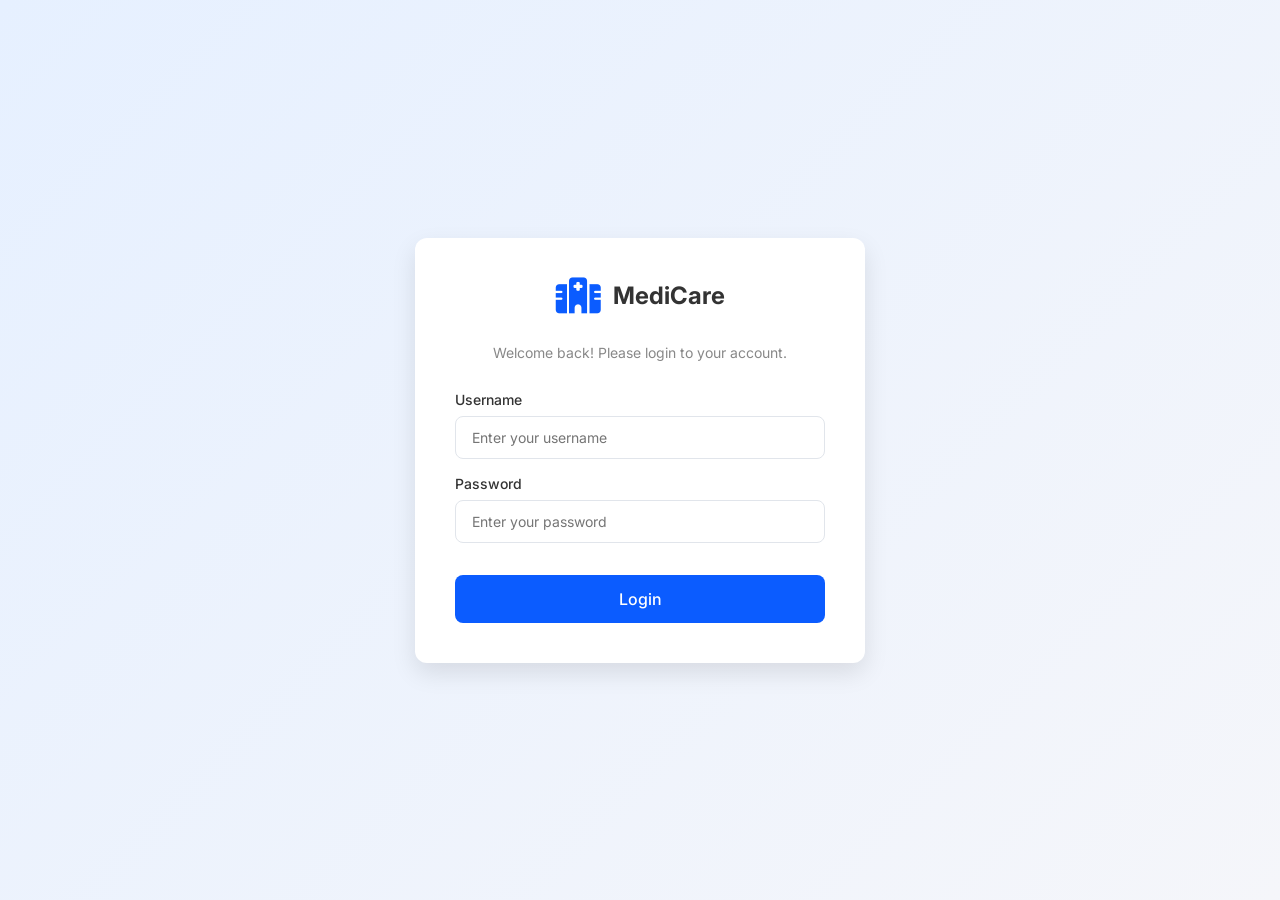
<file: frontend/login.html>
<!DOCTYPE html>
<html lang="en">
<head>
    <meta charset="UTF-8">
    <meta name="viewport" content="width=device-width, initial-scale=1.0">
    <title>Login - Hospital Management System</title>
    <link rel="stylesheet" href="https://cdnjs.cloudflare.com/ajax/libs/font-awesome/6.4.0/css/all.min.css">
    <link rel="stylesheet" href="css/style.css">
</head>
<body class="login-body">
    <div class="login-card card">
        <div class="login-logo">
            <i class="fa-solid fa-hospital"></i>
            <h1>MediCare</h1>
        </div>
        <p>Welcome back! Please login to your account.</p>
        
        <form action="index.html">
            <div class="form-group" style="text-align: left;">
                <label for="username">Username</label>
                <input type="text" id="username" class="form-control" placeholder="Enter your username" required>
            </div>
            <div class="form-group" style="text-align: left;">
                <label for="password">Password</label>
                <input type="password" id="password" class="form-control" placeholder="Enter your password" required>
            </div>
            <button type="submit" class="btn btn-primary login-btn">Login</button>
        </form>
    </div>
</body>
</html>
</file>
<file: frontend/css/style.css>
@import url('https://fonts.googleapis.com/css2?family=Inter:wght@300;400;500;600;700&display=swap');

:root {
    --primary-color: #0b5cff;
    --primary-hover: #0848c7;
    --secondary-color: #e6f0ff;
    --success-color: #00b884;
    --danger-color: #ff4d4f;
    --warning-color: #ffc107;
    --dark-bg: #1e1e2d;
    --light-bg: #f5f6fa;
    --white: #ffffff;
    --text-main: #333333;
    --text-muted: #888888;
    --border-color: #e1e5eb;
    --sidebar-bg: #ffffff;
    --sidebar-text: #6b7280;
    --sidebar-active-bg: #e6f0ff;
    --sidebar-active-text: #0b5cff;
    --shadow-sm: 0 2px 4px rgba(0, 0, 0, 0.05);
    --shadow-md: 0 4px 12px rgba(0, 0, 0, 0.08);
    --shadow-lg: 0 10px 25px rgba(0, 0, 0, 0.1);
    --radius-sm: 8px;
    --radius-md: 12px;
    --radius-lg: 20px;
    --transition: all 0.3s ease;
}

* {
    margin: 0;
    padding: 0;
    box-sizing: border-box;
    font-family: 'Inter', sans-serif;
}

body {
    background-color: var(--light-bg);
    color: var(--text-main);
    display: flex;
    min-height: 100vh;
}

/* Utilities */
.btn {
    padding: 10px 20px;
    border: none;
    border-radius: var(--radius-sm);
    cursor: pointer;
    font-weight: 500;
    transition: var(--transition);
    display: inline-flex;
    align-items: center;
    gap: 8px;
    font-size: 14px;
}
.btn-primary {
    background-color: var(--primary-color);
    color: var(--white);
}
.btn-primary:hover {
    background-color: var(--primary-hover);
    box-shadow: var(--shadow-md);
}
.btn-success {
    background-color: var(--success-color);
    color: var(--white);
}
.btn-danger {
    background-color: var(--danger-color);
    color: var(--white);
}
.btn-danger:hover {
    background-color: #d9363e;
}
.btn-outline {
    background-color: transparent;
    border: 1px solid var(--border-color);
    color: var(--text-main);
}
.btn-outline:hover {
    background-color: var(--light-bg);
}

.card {
    background-color: var(--white);
    border-radius: var(--radius-md);
    padding: 24px;
    box-shadow: var(--shadow-sm);
    transition: var(--transition);
}
.card:hover {
    box-shadow: var(--shadow-md);
}

/* Form Styles */
.form-group {
    margin-bottom: 16px;
}
.form-group label {
    display: block;
    margin-bottom: 8px;
    font-size: 14px;
    font-weight: 500;
    color: var(--text-main);
}
.form-control {
    width: 100%;
    padding: 12px 16px;
    border: 1px solid var(--border-color);
    border-radius: var(--radius-sm);
    font-size: 14px;
    color: var(--text-main);
    transition: var(--transition);
    background-color: var(--white);
}
.form-control:focus {
    outline: none;
    border-color: var(--primary-color);
    box-shadow: 0 0 0 3px var(--secondary-color);
}
select.form-control {
    appearance: none;
    background-image: url('data:image/svg+xml;charset=US-ASCII,%3Csvg%20xmlns%3D%22http%3A%2F%2Fwww.w3.org%2F2000%2Fsvg%22%20width%3D%22292.4%22%20height%3D%22292.4%22%3E%3Cpath%20fill%3D%22%23333333%22%20d%3D%22M287%2069.4a17.6%2017.6%200%200%200-13-5.4H18.4c-5%200-9.3%201.8-12.9%205.4A17.6%2017.6%200%200%200%200%2082.2c0%205%201.8%209.3%205.4%2012.9l128%20127.9c3.6%203.6%207.8%205.4%2012.8%205.4s9.2-1.8%2012.8-5.4L287%2095c3.5-3.5%205.4-7.8%205.4-12.8%200-5-1.9-9.2-5.5-12.8z%22%2F%3E%3C%2Fsvg%3E');
    background-repeat: no-repeat;
    background-position: right 12px top 50%;
    background-size: 12px auto;
}

/* Table Styles */
.table-responsive {
    overflow-x: auto;
}
table {
    width: 100%;
    border-collapse: collapse;
    margin-top: 16px;
}
th, td {
    padding: 16px;
    text-align: left;
    border-bottom: 1px solid var(--border-color);
    font-size: 14px;
}
th {
    font-weight: 600;
    color: var(--text-muted);
    text-transform: uppercase;
    font-size: 12px;
    letter-spacing: 0.5px;
}
tbody tr {
    transition: var(--transition);
}
tbody tr:hover {
    background-color: var(--light-bg);
}
.badge {
    padding: 6px 12px;
    border-radius: 20px;
    font-size: 12px;
    font-weight: 600;
}
.badge-success { background-color: rgba(0, 184, 132, 0.1); color: var(--success-color); }
.badge-warning { background-color: rgba(255, 193, 7, 0.1); color: #d39e00; }
.badge-primary { background-color: rgba(11, 92, 255, 0.1); color: var(--primary-color); }

/* Login Page Specific */
.login-body {
    align-items: center;
    justify-content: center;
    background: linear-gradient(135deg, var(--secondary-color) 0%, var(--light-bg) 100%);
}
.login-card {
    width: 100%;
    max-width: 450px;
    padding: 40px;
    text-align: center;
    box-shadow: var(--shadow-lg);
}
.login-logo {
    display: flex;
    align-items: center;
    justify-content: center;
    gap: 12px;
    margin-bottom: 30px;
}
.login-logo i {
    font-size: 36px;
    color: var(--primary-color);
}
.login-logo h1 {
    font-size: 24px;
    font-weight: 700;
    color: var(--text-main);
}
.login-card p {
    color: var(--text-muted);
    margin-bottom: 30px;
    font-size: 14px;
}
.login-btn {
    width: 100%;
    justify-content: center;
    padding: 14px;
    font-size: 16px;
    margin-top: 16px;
}

/* Dashboard Layout */
.sidebar {
    width: 260px;
    background-color: var(--sidebar-bg);
    border-right: 1px solid var(--border-color);
    height: 100vh;
    position: fixed;
    display: flex;
    flex-direction: column;
    z-index: 100;
    transition: var(--transition);
}
.sidebar-header {
    height: 70px;
    display: flex;
    align-items: center;
    padding: 0 24px;
    border-bottom: 1px solid var(--border-color);
    gap: 12px;
}
.sidebar-header i {
    font-size: 24px;
    color: var(--primary-color);
}
.sidebar-header h2 {
    font-size: 18px;
    font-weight: 700;
}
.sidebar-menu {
    flex: 1;
    padding: 20px 0;
    list-style: none;
    overflow-y: auto;
}
.sidebar-menu li {
    padding: 0 16px;
    margin-bottom: 4px;
}
.sidebar-menu a {
    display: flex;
    align-items: center;
    padding: 12px 16px;
    color: var(--sidebar-text);
    text-decoration: none;
    border-radius: var(--radius-sm);
    font-weight: 500;
    font-size: 15px;
    transition: var(--transition);
    gap: 12px;
}
.sidebar-menu a i {
    font-size: 20px;
}
.sidebar-menu a:hover {
    background-color: var(--light-bg);
    color: var(--primary-color);
}
.sidebar-menu a.active {
    background-color: var(--sidebar-active-bg);
    color: var(--sidebar-active-text);
}
.sidebar-menu .logout {
    margin-top: auto;
}
.sidebar-menu .logout a {
    color: var(--danger-color);
}
.sidebar-menu .logout a:hover {
    background-color: rgba(255, 77, 79, 0.1);
}

.main-content {
    flex: 1;
    margin-left: 260px;
    display: flex;
    flex-direction: column;
    min-height: 100vh;
    transition: var(--transition);
}
.topbar {
    height: 70px;
    background-color: var(--white);
    border-bottom: 1px solid var(--border-color);
    display: flex;
    align-items: center;
    justify-content: space-between;
    padding: 0 32px;
    position: sticky;
    top: 0;
    z-index: 90;
}
.menu-toggle {
    display: none;
    background: none;
    border: none;
    font-size: 24px;
    cursor: pointer;
    color: var(--text-main);
}
.topbar-right {
    display: flex;
    align-items: center;
    gap: 24px;
}
.profile {
    display: flex;
    align-items: center;
    gap: 12px;
    cursor: pointer;
}
.profile img {
    width: 40px;
    height: 40px;
    border-radius: 50%;
    object-fit: cover;
}
.profile-info h4 {
    font-size: 14px;
    font-weight: 600;
}
.profile-info p {
    font-size: 12px;
    color: var(--text-muted);
}

.content-wrapper {
    padding: 32px;
    flex: 1;
}

/* Sections */
.section {
    display: none;
    animation: fadeIn 0.4s ease;
}
.section.active {
    display: block;
}

@keyframes fadeIn {
    from { opacity: 0; transform: translateY(10px); }
    to { opacity: 1; transform: translateY(0); }
}

.section-header {
    display: flex;
    justify-content: space-between;
    align-items: center;
    margin-bottom: 24px;
}
.section-title {
    font-size: 24px;
    font-weight: 700;
    color: var(--text-main);
}

/* Dashboard Cards */
.stats-grid {
    display: grid;
    grid-template-columns: repeat(auto-fit, minmax(240px, 1fr));
    gap: 24px;
    margin-bottom: 32px;
}
.stat-card {
    display: flex;
    align-items: center;
    padding: 24px;
    background-color: var(--white);
    border-radius: var(--radius-md);
    box-shadow: var(--shadow-sm);
}
.stat-icon {
    width: 60px;
    height: 60px;
    border-radius: 50%;
    display: flex;
    align-items: center;
    justify-content: center;
    font-size: 24px;
    margin-right: 20px;
}
.stat-icon.blue { background-color: rgba(11, 92, 255, 0.1); color: var(--primary-color); }
.stat-icon.green { background-color: rgba(0, 184, 132, 0.1); color: var(--success-color); }
.stat-icon.orange { background-color: rgba(255, 193, 7, 0.1); color: var(--warning-color); }
.stat-icon.purple { background-color: rgba(138, 43, 226, 0.1); color: #8a2be2; }
.stat-info h3 {
    font-size: 28px;
    font-weight: 700;
    margin-bottom: 4px;
}
.stat-info p {
    color: var(--text-muted);
    font-size: 14px;
}

/* Charts Area */
.charts-grid {
    display: grid;
    grid-template-columns: 2fr 1fr;
    gap: 24px;
    margin-bottom: 32px;
}
.chart-container {
    height: 300px;
    width: 100%;
}

/* Action Buttons in Table */
.action-btns {
    display: flex;
    gap: 8px;
}
.btn-icon {
    width: 32px;
    height: 32px;
    border-radius: var(--radius-sm);
    display: flex;
    align-items: center;
    justify-content: center;
    border: none;
    cursor: pointer;
    transition: var(--transition);
}
.btn-icon.edit {
    background-color: rgba(11, 92, 255, 0.1);
    color: var(--primary-color);
}
.btn-icon.edit:hover { background-color: var(--primary-color); color: var(--white); }
.btn-icon.delete {
    background-color: rgba(255, 77, 79, 0.1);
    color: var(--danger-color);
}
.btn-icon.delete:hover { background-color: var(--danger-color); color: var(--white); }

/* Modal */
.modal {
    display: none;
    position: fixed;
    top: 0; left: 0; width: 100%; height: 100%;
    background-color: rgba(0, 0, 0, 0.5);
    z-index: 1000;
    align-items: center;
    justify-content: center;
    backdrop-filter: blur(4px);
}
.modal.active {
    display: flex;
}
.modal-content {
    background-color: var(--white);
    border-radius: var(--radius-md);
    width: 100%;
    max-width: 600px;
    max-height: 90vh;
    overflow-y: auto;
    box-shadow: var(--shadow-lg);
    animation: slideUp 0.3s ease;
}
@keyframes slideUp {
    from { opacity: 0; transform: translateY(30px); }
    to { opacity: 1; transform: translateY(0); }
}
.modal-header {
    display: flex;
    justify-content: space-between;
    align-items: center;
    padding: 24px;
    border-bottom: 1px solid var(--border-color);
}
.modal-header h3 {
    font-size: 20px;
    font-weight: 600;
}
.close-modal {
    background: none;
    border: none;
    font-size: 24px;
    cursor: pointer;
    color: var(--text-muted);
    transition: var(--transition);
}
.close-modal:hover { color: var(--danger-color); }
.modal-body {
    padding: 24px;
}
.modal-footer {
    padding: 24px;
    border-top: 1px solid var(--border-color);
    display: flex;
    justify-content: flex-end;
    gap: 12px;
}
.form-row {
    display: flex;
    gap: 16px;
    margin-bottom: 16px;
}
.form-row .form-group {
    flex: 1;
    margin-bottom: 0;
}

/* Billing specific */
.bill-container {
    max-width: 800px;
    margin: 0 auto;
}
.bill-header {
    text-align: center;
    margin-bottom: 30px;
    padding-bottom: 20px;
    border-bottom: 2px dashed var(--border-color);
}
.bill-info {
    display: flex;
    justify-content: space-between;
    margin-bottom: 30px;
}
.bill-total {
    display: flex;
    justify-content: flex-end;
    margin-top: 20px;
    padding-top: 20px;
    border-top: 2px solid var(--border-color);
}
.bill-total h3 {
    font-size: 24px;
    color: var(--primary-color);
}

/* Responsive */
@media (max-width: 992px) {
    .charts-grid {
        grid-template-columns: 1fr;
    }
}
@media (max-width: 768px) {
    .sidebar {
        transform: translateX(-100%);
    }
    .sidebar.show {
        transform: translateX(0);
    }
    .main-content {
        margin-left: 0;
    }
    .menu-toggle {
        display: block;
    }
}
</file>
